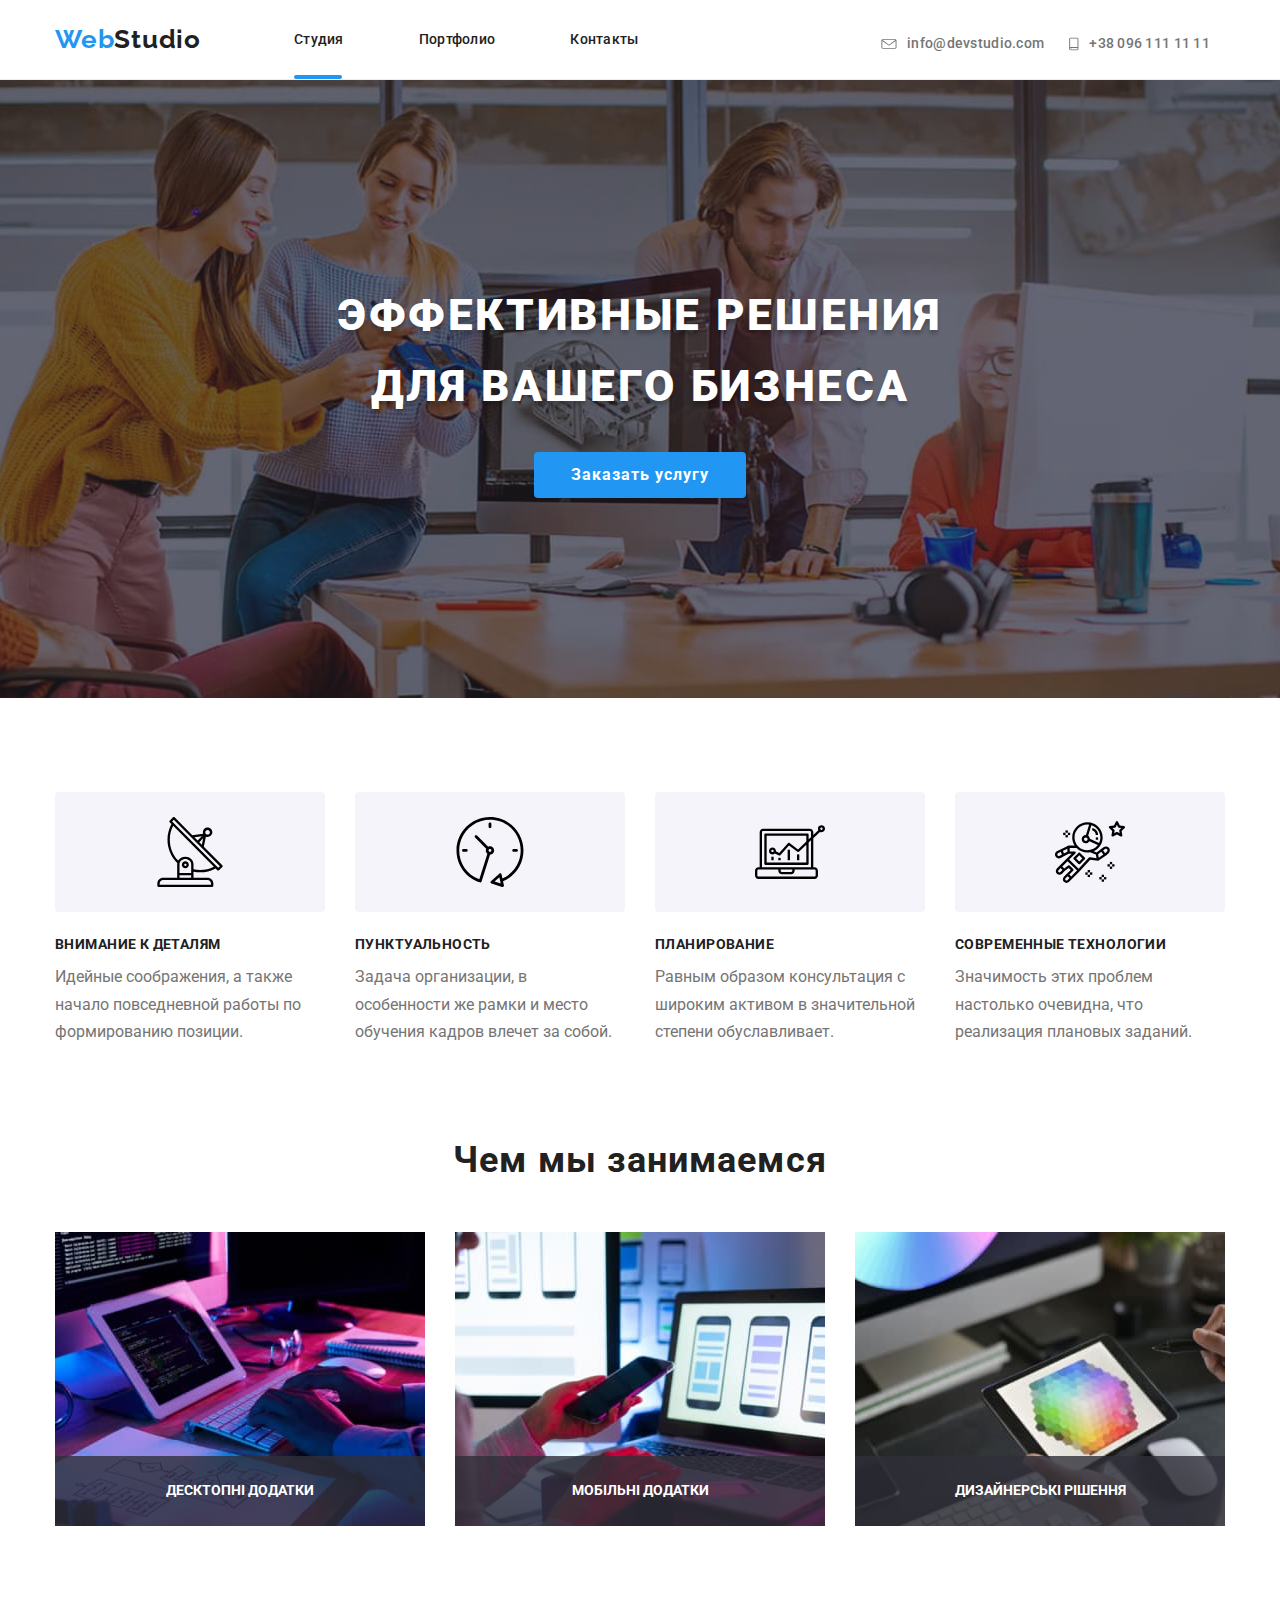
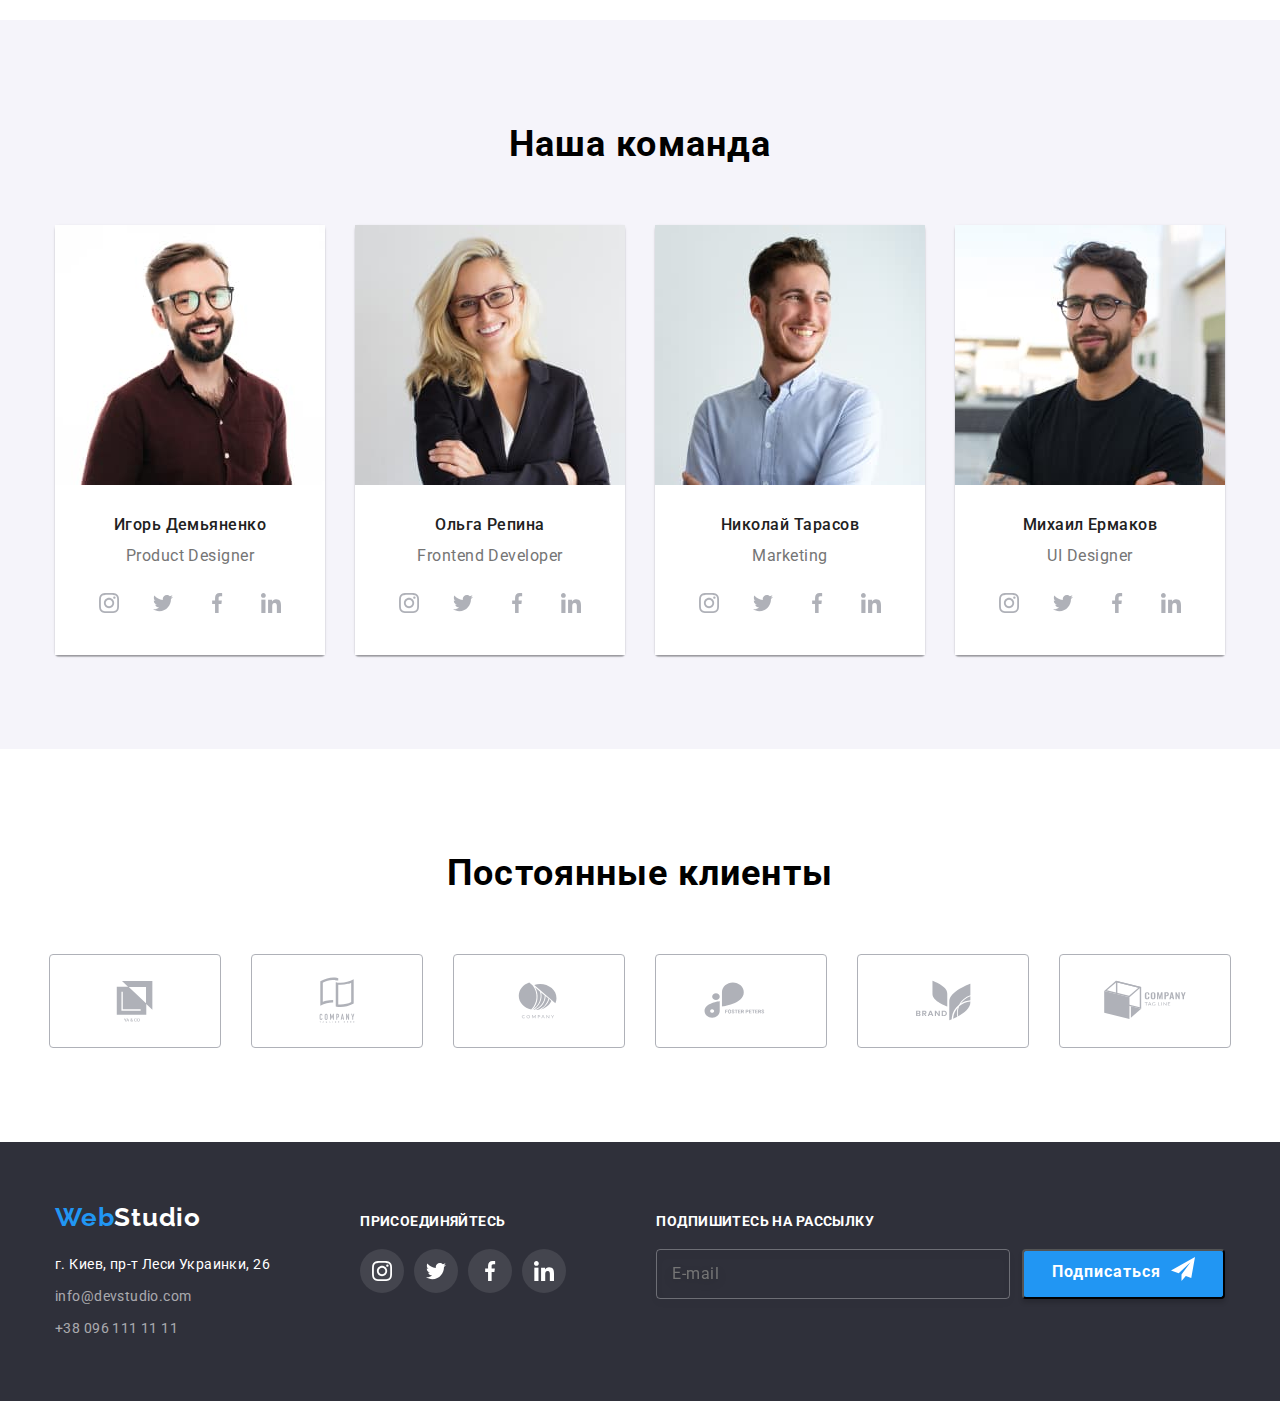
<file: index.html>
<!DOCTYPE html>
<html lang="ru">
  <head>
    <meta charset="UTF-8" />
    <meta http-equiv="X-UA-Compatible" content="IE=edge" />
    <meta name="viewport" content="width=device-width, initial-scale=1.0" />
    <title>Document</title>
    <link rel="preconnect" href="https://fonts.googleapis.com" />
    <link rel="preconnect" href="https://fonts.gstatic.com" crossorigin />
    <link
      href="https://fonts.googleapis.com/css2?family=Raleway:wght@700&family=Roboto:wght@400;500;700;900&display=swap"
      rel="stylesheet"
    />
    <link
      rel="stylesheet"
      href="https://cdn.jsdelivr.net/npm/modern-normalize@1.1.0/modern-normalize.min.css"
    />
    <link rel="stylesheet" href="./css/main.min.css" />
    <!-- <link rel="stylesheet" href="./css/styles.css" /> -->
  </head>
  <body>
    <!-- ==beginning of header ==-->
    <header class="header">
      <div class="header__container container">
        <nav class="page-nav">
          <a class="header__logo_link" href="WebStudio./index.html" lang="en">
            Web<span class="header__logo_color">Studio</span>
          </a>
          <ul class="pagenav__list menu list">
            <li class="pagenav__item">
              <a class="menu__link menu__link_current menu__link_studio link" href="./index.html"
                >Студия</a
              >
            </li>
            <li class="pagenav__item">
              <a class="menu__link link" href="portfolio.html">Портфолио</a>
            </li>
            <li class="pagenav__item">
              <a class="menu__link link" href="">Контакты</a>
            </li>
          </ul>
        </nav>
        <button type="button" class="mobile-menu-open" data-menu-open>
          <svg class="mobile-menu-open__icon" width="40" height="40">
            <use href="./images/sprite.svg#icon-burger-mobile"></use>
          </svg>
        </button>

        <ul class="menu">
          <li class="menu__item">
            <a class="menu__email link" href="mailto:info@devstudio.com"
              ><svg class="social-list-icons" width="16" height="12">
                <use href="./images/sprite.svg#icon-envelope"></use>
              </svg>
              info@devstudio.com
            </a>
          </li>
          <li class="menu__item">
            <a class="menu__phone_number link" href="tel:+380961111111"
              ><svg class="social-list-icons" width="10px" height="16px">
                <use href="./images/sprite.svg#icon-smartphone"></use></svg
              >+38 096 111 11 11</a
            >
          </li>
        </ul>
      </div>
       <!-- ===  mobile-menu-opened === -->
      <div class="mobile-menu" data-menu>
        <div class="mobile-menu__container">
          <button class="mobile-menu__close-button" data-menu-close>
            <svg class="mobile-menu__close-icon" width="40" height="40">
              <use href="./images/sprite.svg#icon-close"></use>
            </svg>
          </button>
       
       
        
          
          <ul class="mobile-menu-links">
            <li class="mobile-menu-weblink">
             <a  href="./index.html" class="mobile-menu-item--current"
                >Студия</a>
            </li>
            <li class="mobile-menu-weblink">
              <a class="" href="portfolio.html">Портфолио</a>
            </li>
            <li class="mobile-menu-weblink">
              <a class="" href="./index.html">Контакти</a>
            </li>
          </ul>
           
           
           
          <ul class="mobile-contact">
            <li class="mobile-contacts-list">
             <a class="mobile-contact-number" href="tel:+380961111111"
                >+38 096 111 11 11</a
              >
            </li>
            <li class="mobile-contacts-list">
              <a class="mobile-contact-email" href="mailto:info@devstudio.com">info@devstudio.com</a>
            </li>
          </ul>
        
       
           <ul class="mobile-menu-social-list">
            <li class="mobile-menu-social-link">
             <a class="mobile-menu-social-item" href="./index.html">Instagram</a>
            </li>
            <li class="mobile-menu-social-link">
              <a class="mobile-menu-social-item" href="./index.html">Twitter</a>
            </li>
            <li class="mobile-menu-social-link">
             <a class="mobile-menu-social-item" href="./index.html">Facebook</a>
            </li>
            <li class="mobile-menu-social-link">
              <a class="mobile-menu-social-item" href="./index.html">LinkedIn</a>
            </li>
          </ul>

        </div>
        
      </div>
    </header>

    <!--/// ==end of header ==//// -->
    <!-- //==beginning of hero==// -->
    <main>
      <section class="color-hero hero-section">
        <h1 class="hero-title">эффективные решения для вашего бизнеса</h1>
        <button class="modal-btn" type="button" data-modal-open>Заказать услугу</button>
      </section>
      <!-- ===end of hero=== -->
      <!-- ===beginning of advantages=== -->

      <section class="emoloyees-section section">
        <div class="container">
          <h2 class="visually-hidden">наши преимущества</h2>
          <ul class="list list-advantages">
            <li class="advantages-description">
              <div class="icon-advantage-container">
                <svg class="icon-advantage" width="70px" height="70px">
                  <use href="./images/sprite.svg#icon-advantage1"></use>
                </svg>
              </div>
              <h3 class="subtitle">внимание к деталям</h3>
              <p class="subtitle-text">
                Идейные соображения, а также начало повседневной работы по формированию позиции.
              </p>
            </li>
            <li class="advantages-description">
              <div class="icon-advantage-container">
                <svg class="icon-advantage" width="70px" height="70px">
                  <use href="./images/sprite.svg#icon-advantage2"></use>
                </svg>
              </div>
              <h3 class="subtitle">пунктуальность</h3>
              <p class="subtitle-text">
                Задача организации, в особенности же рамки и место обучения кадров влечет за собой.
              </p>
            </li>
            <li class="advantages-description">
              <div class="icon-advantage-container">
                <svg class="icon-advantage" width="70px" height="70px">
                  <use href="./images/sprite.svg#icon-advantage3"></use>
                </svg>
              </div>
              <h3 class="subtitle">планирование</h3>
              <p class="subtitle-text">
                Равным образом консультация с широким активом в значительной степени обуславливает.
              </p>
            </li>
            <li class="advantages-description">
              <div class="icon-advantage-container">
                <svg class="icon-advantage" width="70px" height="70px">
                  <use href="./images/sprite.svg#icon-advantage4"></use>
                </svg>
              </div>
              <h3 class="subtitle">современные технологии</h3>
              <p class="subtitle-text">
                Значимость этих проблем настолько очевидна, что реализация плановых заданий.
              </p>
            </li>
          </ul>
        </div>
      </section>

      <!-- ==//end of advantages//== -->

      <!--=== beginning of what we are doing ==-->

      <section class="section what-we-do section-color">
        <div class="container">
          <h2 class="business-subheading">Чем мы занимаемся</h2>
         <ul class="do-list">
            <li>
              <div class="work-thumb">
                <picture>
                  <source srcset="./images/desktop-studio/desktop-desktopdodatki-img@1x.jpg 1x,                                          ./images/desktop-studio/desktop-desktopdodatki-img@2x.jpg 2x" media="(min-width: 1200px)">
                  <img src="./images/desktop-studio/desktop-desktopdodatki-img@1x.jpg 1x" alt="моноблок и планшет">
          
          </picture>
          
          <p class="work-text">Десктопні додатки</p>
      </div>
         </li>
        <li>
      <div class="work-thumb">
         <picture>
                  <source srcset="./images/desktop-studio/desktop-mobilnidodatki-img@1x.jpg 1x,           
                  ./images/desktop-studio/desktop-mobilnidodatki-img@2x.jpg 2x" 
                  media="(min-width: 1200px)">
                  <img src="./images/desktop-studio/desktop-mobilnidodatki-img@1x.jpg" alt="телефон и ноутбук">
          
          </picture>

          <p class="work-text">Мобільні додатки</p>
              </div>
         </li>

         <li>
              <div class="work-thumb">
               <picture>
                  <source srcset="./images/desktop-studio/desktop-desainerskirishennya-img@1x.jpg 1x, 
                  ./images/desktop-studio/desktop-desainerskirishennya-img@2x.jpg 2x" 
                  media="(min-width: 1200px)">
                  <img src="/images/desktop-studio/desktop-desainerskirishennya-img@1x.jpg" alt="планшет">
          
          </picture>

           <p class="work-text">Дизайнерські рішення</p>
              </div>
         </li>            
          </ul>
        </div>
      </section> 

      <!--===+++=== //end of what we are doing// -->

      <!-- ====+===beginning of our team -->

      <section class="section team-section">
        <div class="container">
          <h2 class="employees-title">Наша команда</h2>
          <ul class="employees-list">
            <li class="employees-card">
              <picture>
                <source srcset="./images/desktop-studio/desktop-our-team-igor-img@1x.jpg 1x,
               ./images/desktop-studio/desktop-our-team-igor-img@2x.jpg 2x"
               media="(min-width: 1200px)">

               <source srcset="./images/tablet-studio/tablet-igor-img.jpg 1x,
               ./images/tablet-studio/tablet-igor-img@2x.jpg 2x"
               media="(min-width: 768px)">

               <source srcset="./images/mobile-studio/mobile-product-designer-img.jpg 1x,
               ./images/mobile-studio/mobile-product-designer-img@2x.jpg 2x"
               media="(max-width: 768px)">
               <img
               src="./images/mobile-studio/mobile-product-designer-img.jpg"
              alt="молодой человек" class= "employees-card-img">
              </picture>

              <div class="empolyees-card-description">
                <h3 class="names">Игорь Демьяненко</h3>
                <p class="position" lang="en">Product Designer</p>
                <ul class="social-list">
                  <li class="social-list-item">
                    <a href="" class="social-list-link">
                      <svg class="social-list-icon" width="20" height="20">
                        <use href="./images/sprite.svg#icon-instagram"></use>
                      </svg>
                    </a>
                  </li>
                  <li class="social-list-item">
                    <a href="" class="social-list-link">
                      <svg class="social-list-icon" width="20" height="20">
                        <use href="./images/sprite.svg#icon-twitter"></use>
                      </svg>
                    </a>
                  </li>
                  <li class="social-list-item">
                    <a href="" class="social-list-link">
                      <svg class="social-list-icon" width="20" height="20">
                        <use href="./images/sprite.svg#icon-facebook"></use>
                      </svg>
                    </a>
                  </li>
                  <li class="social-list-item">
                    <a href="" class="social-list-link">
                      <svg class="social-list-icon" width="20" height="20">
                        <use href="./images/sprite.svg#icon-linkedin"></use>
                      </svg>
                    </a>
                  </li>
                </ul>
              </div>
            </li>
            <li class="employees-card">
               <picture>
                <source srcset="./images/desktop-studio/desktop-our-team-olga-img@1x.jpg 1x,
              ./images/desktop-studio/desktop-our-team-olga-img@2x.jpg 2x"
               media="(min-width: 1200px)">

              <source srcset="./images/tablet-studio/tablet-olga-img.jpg 1x,
              ./images/tablet-studio/tablet-olga-img@2x.jpg 2x"
               media="(min-width: 768px)">

               <source srcset="./images/mobile-studio/mobile-frontend-img.jpg 1x,
              ./images/mobile-studio/mobile-frontend-img@2x.jpg 2x"
               media="(max-width: 768px)">
               <img
               src="./images/mobile-studio/mobile-frontend-img.jpg"
              alt="девушка" class= "employees-card-img"/>
              </picture> 

              <div class="empolyees-card-description">
                <h3 class="names">Ольга Репина</h3>
                <p class="position" lang="en">Frontend Developer</p>
                <ul class="social-list">
                  <li class="social-list-item">
                    <a href="" class="social-list-link">
                      <svg class="social-list-icon" width="20" height="20">
                        <use href="./images/sprite.svg#icon-instagram"></use>
                      </svg>
                    </a>
                  </li>
                  <li class="social-list-item">
                    <a href="" class="social-list-link">
                      <svg class="social-list-icon" width="20" height="20">
                        <use href="./images/sprite.svg#icon-twitter"></use>
                      </svg>
                    </a>
                  </li>
                  <li class="social-list-item">
                    <a href="" class="social-list-link">
                      <svg class="social-list-icon" width="20" height="20">
                        <use href="./images/sprite.svg#icon-facebook"></use>
                      </svg>
                    </a>
                  </li>
                  <li class="social-list-item">
                    <a href="" class="social-list-link">
                      <svg class="social-list-icon" width="20" height="20">
                        <use href="./images/sprite.svg#icon-linkedin"></use>
                      </svg>
                    </a>
                  </li>
                </ul>
              </div>
            </li>
            <li class="employees-card">
              <picture>
                <source srcset="./images/desktop-studio/desktop-our-team-nikolai-img@1x.jpg 1x,
              ./images/desktop-studio/desktop-our-team-nikolai-img@2x.jpg 2x"
               media="(min-width: 1200px)">

               <source srcset="./images/tablet-studio/tablet-mykola-img.jpg 1x,
              ./images/tablet-studio/tablet-mykola-img@2x.jpg 2x"
               media="(min-width: 768px)">

               <source srcset="./images/mobile-studio/mobile-marketing-img.jpg 1x,
              ./images/mobile-studio/mobile-marketing-img@2x.jpg 2x"
              media="(max-width: 768px)">
               <img
               src="./images/mobile-studio/mobile-marketing-img.jpg"
             alt="молодой человек" class= "employees-card-img"/>
              </picture>   

              <div class="empolyees-card-description">
                <h3 class="names">Николай Тарасов</h3>
                <p class="position" lang="en">Marketing</p>
                <ul class="social-list">
                  <li class="social-list-item">
                    <a href="" class="social-list-link">
                      <svg class="social-list-icon" width="20" height="20">
                        <use href="./images/sprite.svg#icon-instagram"></use>
                      </svg>
                    </a>
                  </li>
                  <li class="social-list-item">
                    <a href="" class="social-list-link">
                      <svg class="social-list-icon" width="20" height="20">
                        <use href="./images/sprite.svg#icon-twitter"></use>
                      </svg>
                    </a>
                  </li>
                  <li class="social-list-item">
                    <a href="" class="social-list-link">
                      <svg class="social-list-icon" width="20" height="20">
                        <use href="./images/sprite.svg#icon-facebook"></use>
                      </svg>
                    </a>
                  </li>
                  <li class="social-list-item">
                    <a href="" class="social-list-link">
                      <svg class="social-list-icon" width="20" height="20">
                        <use href="./images/sprite.svg#icon-linkedin"></use>
                      </svg>
                    </a>
                  </li>
                </ul>
              </div>
            </li>
            <li class="employees-card">
             <picture>
                <source srcset="./images/desktop-studio/desktop-our-team-mikhail-img@1x.jpg 1x,
              ./images/desktop-studio/desktop-our-team-mikhail-img@2x.jpg 2x"
               media="(min-width: 1200px)">

               <source srcset="./images/tablet-studio/tablet-mikhailo-img.jpg 1x,
              ./images/tablet-studio/tablet-mikhailo-img@2x.jpg 2x"
               media="(min-width: 768px)">

               <source srcset="./images/mobile-studio/mobile-ui-designer-img.jpg 1x,
              ./images/mobile-studio/mobile-ui-designer-img@2x.jpg 2x"
              media="(max-width: 768px)">
               <img
            src="./images/mobile-studio/mobile-ui-designer-img.jpg"
            alt="молодой человек" class= "employees-card-img"/>
              </picture> 

              <div class="empolyees-card-description">
                <h3 class="names">Михаил Ермаков</h3>
                <p class="position" lang="en">UI Designer</p>
                <ul class="social-list">
                  <li class="social-list-item">
                    <a href="" class="social-list-link">
                      <svg class="social-list-icon" width="20" height="20">
                        <use href="./images/sprite.svg#icon-instagram"></use>
                      </svg>
                    </a>
                  </li>
                  <li class="social-list-item">
                    <a href="" class="social-list-link">
                      <svg class="social-list-icon" width="20" height="20">
                        <use href="./images/sprite.svg#icon-twitter"></use>
                      </svg>
                    </a>
                  </li>
                  <li class="social-list-item">
                    <a href="" class="social-list-link">
                      <svg class="social-list-icon" width="20" height="20">
                        <use href="./images/sprite.svg#icon-facebook"></use>
                      </svg>
                    </a>
                  </li>
                  <li class="social-list-item">
                    <a href="" class="social-list-link">
                      <svg class="social-list-icon" width="20" height="20">
                        <use href="./images/sprite.svg#icon-linkedin"></use>
                      </svg>
                    </a>
                  </li>
                </ul>
              </div>
            </li>
          </ul>
        </div>
      </section>

      <!-- ====end of our team ====-->
      <!-- =====beginning of our clients ====== -->

      <section class="constant-clients section">
        <div class="container">
          <h2 class="employees-title">Постоянные клиенты</h2>
          <ul class="constant-client-list">
            <li class="constant-client-item">
              <a href="" class="client-list-link">
                <svg class="client-list-icon" width="106" height="60">
                  <use href="./images/sprite.svg#icon-Logo"></use>
                </svg>
              </a>
            </li>
            <li class="constant-client-item">
              <a href="" class="client-list-link">
                <svg class="client-list-icon" width="106" height="60">
                  <use href="./images/sprite.svg#icon-Logo-1"></use>
                </svg>
              </a>
            </li>
            <li class="constant-client-item">
              <a href="" class="client-list-link">
                <svg class="client-list-icon" width="106" height="60">
                  <use href="./images/sprite.svg#icon-Logo-2"></use>
                </svg>
              </a>
            </li>
            <li class="constant-client-item">
              <a href="" class="client-list-link">
                <svg class="client-list-icon" width="106" height="60">
                  <use href="./images/sprite.svg#icon-Logo-3"></use>
                </svg>
              </a>
            </li>
            <li class="constant-client-item">
              <a href="" class="client-list-link">
                <svg class="client-list-icon" width="106" height="60">
                  <use href="./images/sprite.svg#icon-Logo-4"></use>
                </svg>
              </a>
            </li>
            <li class="constant-client-item">
              <a href="" class="client-list-link">
                <svg class="client-list-icon" width="106" height="60">
                  <use href="./images/sprite.svg#icon-Logo-5"></use>
                </svg>
              </a>
            </li>
          </ul>
        </div>
      </section>
    </main>

    <!-- ===end of our clients=== -->
    <!-- ==== beginning of footer ==== -->

    <footer class="footer-color">
      <div class="container footer-container">
        <div class="logo-footer-container">
          <a class="logo-footer" href="WebStudio./index.html" lang="en"
            >Web<span class="logo-color-footer">Studio</span></a
          >
          <address>
            <ul class="list-menu">
              <li class="footer-menu-item">
                <a
                  class="contacts link"
                  href="https://goo.gl/maps/xcYjVPtmM2zp14ST6"
                  target="_blank"
                  rel="noopener noreferrer"
                  >г. Киев, пр-т Леси Украинки, 26</a
                >
              </li>
              <li class="footer-menu-item">
                <a class="contact-detail link" href="mailto:info@devstudio.com"
                  >info@devstudio.com</a
                >
              </li>
              <li class="footer-menu-item">
                <a class="contact-detail link" href="tel:+380961111111">+38 096 111 11 11</a>
              </li>
            </ul>
          </address>
        </div>

        <div class="footer-social-list-container">
          <p class="footer-paragraph">Присоединяйтесь</p>
          <ul class="footer-social-list">
            <li class="footer-social-list-item">
              <a href="" class="footer-social-list-link">
                <svg class="footer-social-list-icon" width="20" height="20">
                  <use href="./images/sprite.svg#icon-instagram"></use>
                </svg>
              </a>
            </li>
            <li class="footer-social-list-item">
              <a href="" class="footer-social-list-link">
                <svg class="footer-social-list-icon" width="20" height="20">
                  <use href="./images/sprite.svg#icon-twitter"></use>
                </svg>
              </a>
            </li>
            <li class="footer-social-list-item">
              <a href="" class="footer-social-list-link">
                <svg class="footer-social-list-icon" width="20" height="20">
                  <use href="./images/sprite.svg#icon-facebook"></use>
                </svg>
              </a>
            </li>
            <li class="footer-social-list-item">
              <a href="" class="footer-social-list-link">
                <svg class="footer-social-list-icon" width="20" height="20">
                  <use href="./images/sprite.svg#icon-linkedin"></use>
                </svg>
              </a>
            </li>
          </ul>
        </div> 

        <!-- ===end of footer=== -->
        <!-- ==== beginning Subscribtion to the newsletter (footer) ==== -->

        <div class="footer-subscription-container">
          <p class="footer-subscribe-to-newsletter">подпишитесь на рассылку</p>
          <form class="footer-form">
            <label class="footer-form-label">
              <input type="email" class="footer-form-input" name="mail" placeholder="E-mail" />
            </label>

            <button class="footer-subscription-button" type="submit">
              Подписаться
              <svg class="footer-submit-btn-icon" width="24" height="24">
                <use href="./images/sprite.svg#icon-subscribe"></use>
              </svg>
            </button>
          </form>
        </div>
      </div>
    </footer> 
    <!-- ==== / End of Subscribtion to the newsletter (footer)==== -->

    <!-- ======/END OF FOOTER =========-->

    <!-- ======Beginning of MODAL WINDOW =========-->

    <div class="backdrop is-hidden" data-modal>
      <div class="modal">
        <button type="button" class="modal-close-btn" data-modal-close> <svg class="modal-close-btn-icon" width="18" height="18"> <use href="./images/sprite.svg#icon-close"></use>
        </svg> 
      </button>
      <form class="modal-form">
           
      <p class="modal-window-text">Оставьте свои данные, мы вам перезвоним</p>
    
        <lable class="modal-form-field">
          <span class="modal-form-input-desc">Имя*</span>
      
      <span class="modal-form-input-wrapper">
        <input 
          type="text" 
          name="user_name" 
          class="modal-form-input" 
          required pattern="^[a-zA-Zа-яА-Я]+" 
          minlength="2"> 
        <svg class="modal-form-input-icon" > 
          <use href="./images/sprite.svg#icon-name-modal"></use>
        </svg>    
      </span>
    
    </lable>


    <lable class="modal-form-field">
          <span class="modal-form-input-desc">Телефон*</span>
      <span class="modal-form-input-wrapper">
          <input type="tel" name="user_phone" class="modal-form-input" required pattern="[0-9]{3}-[0-9]{3}-[0-9]{2}-[0-9]{2}"
          title="xxx-xxx-xx-xx">
          <svg class="modal-form-input-icon" > 
          <use href="./images/sprite.svg#icon-phone-modal"></use>
        </svg>    
      </span>
        </lable>

        <lable class="modal-form-field">
          <span class="modal-form-input-desc">Почта*</span>
      <span class="modal-form-input-wrapper">
          <input type="mail" name="user_mail" class="modal-form-input" required>
          <svg class="modal-form-input-icon" > 
          <use href="./images/sprite.svg#icon-email-modal"></use>
          </svg>    
      </span> 
        </lable>

        <lable class="modal-form-field">
          <span class="modal-form-input-desc">Комментарий</span>
          <textarea 
          name="user_message"   
          class="modal-form-message" 
          placeholder="Введите текст"></textarea>
        </lable>

        <input id="user-policy" type="checkbox" name="user_policy" class="modal-form-check visually-hidden"></input>
        <lable for="user-policy" class="modal-form-check-desc">
          <!--  checkbox  -->
          <input type="checkbox" name="policy_check" required="" class="callback-form-check-input title-hide">
           <!--  -->
          <span> <p class="agree-to-subscription">Соглашаюсь с рассылкой и принимаю&nbsp;</p>   
          </span> 
          <span> <p><a href="" class="accept-terms-link">Условия договора</a></p> 
          </span> 
        </lable>

        <button type="submit" class="modal-form-submit">Отправить</button>
      </form>
      </div>
    </div>
    <script src="./js/modal.js"></script>
    <!-- удали закриваючий тег штмл он лишний===end of modal window  ===-->
    <script src="./js/mobile-menu.js"></script>
  </body>
</html>
</file>
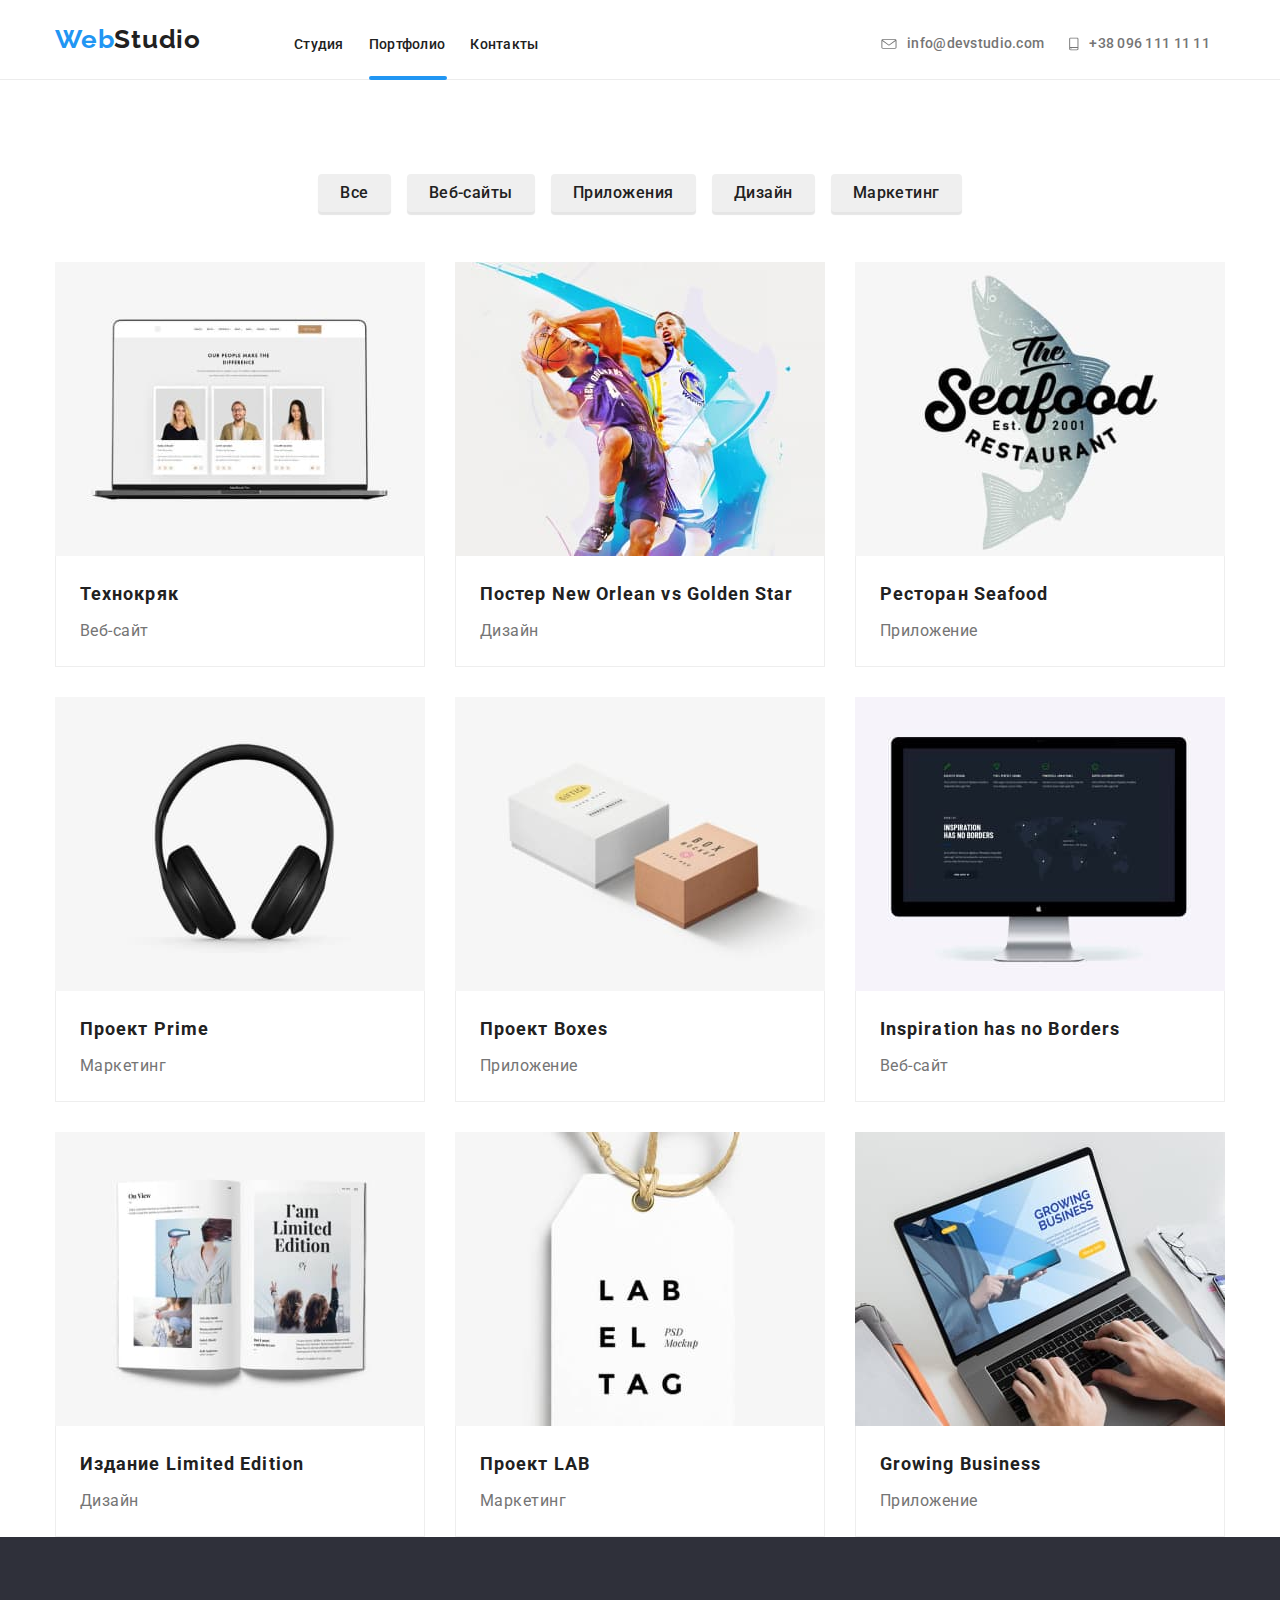
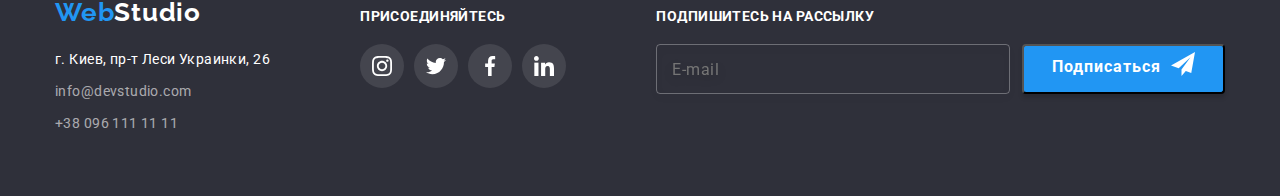
<file: portfolio.html>
<!DOCTYPE html>
<html lang="ru">
  <head>
    
    <meta charset="UTF-8" />
    <meta http-equiv="X-UA-Compatible" content="IE=edge" />
    <meta name="viewport" content="width=device-width, initial-scale=1.0" />
    <title>portfolio</title>
    <link rel="preconnect" href="https://fonts.googleapis.com" />
    <link rel="preconnect" href="https://fonts.gstatic.com" crossorigin />
    <link
      href="https://fonts.googleapis.com/css2?family=Raleway:wght@700&family=Roboto:wght@400;500;700;900&display=swap"
      rel="stylesheet"
      />
      <link
      rel="stylesheet"
      href="https://cdn.jsdelivr.net/npm/modern-normalize@1.1.0/modern-normalize.min.css"
    />
    
    <link rel="stylesheet" href="./css/main.min.css" />
  </head>
  <body>
   
    <!--header  -->

    <header class="header">
      <div class=" header__container container">
        <nav class="page-nav">
          <a class="header__logo_link" href="./index.html" lang="en"
            >Web<span class="header__logo_color">Studio</span></a>
          <ul class="menu list pagenav__list">
            <li class="menu__item">
              <a class="menu__link link" href="./index.html">Студия</a>
            </li>
            <li class="menu__item">
              <a class="menu__link menu__link_current   menu__link_portfolio link" href="">Портфолио</a>
            </li>
            <li class="menu__item">
              <a class="menu__link link" href="">Контакты</a>
            </li>
          </ul>
        </nav>
         <button type="button" class="mobile-menu-open" data-menu-open>
          <svg class="mobile-menu-open__icon" width="40" height="40">
            <use href="./images/sprite.svg#icon-burger-mobile"></use>
          </svg>
        </button>
        <ul class="menu list">
          <li class="menu__item">
             <a class="menu__email link" href="mailto:info@devstudio.com">
            <svg class="social-list-icons" width="16" height="12">
              <use href="./images/sprite.svg#icon-envelope"></use>
            </svg> info@devstudio.com</a>
           
          </li>
          <li class="menu__item">
            <a class="menu__phone_number link" href="tel:+380961111111">
            <svg class="social-list-icons" width="10px" height="16px">
              <use href="./images/sprite.svg#icon-smartphone"></use>
            </svg>
            +38 096 111 11 11</a>
          </li>
        </ul>
      </div>
    </header>
   
    <!-- portfolio hero -->

    <main>
      <section class="section">
        <div class="container">
      <ul class="list portfolio-list-hero">
        <li class="portfolio-menu-item">
          <button class="portfolio-btn" type="button">Все</button>
        </li>
        <li class="portfolio-menu-item">
          <button class="portfolio-btn" type="button">Веб-сайты</button>
        </li>
        <li class="portfolio-menu-item">
          <button class="portfolio-btn" type="button">Приложения</button>
        </li>
        <li class="portfolio-menu-item">
          <button class="portfolio-btn" type="button">Дизайн</button>
        </li>
        <li class="portfolio-menu-item">
          <button class="portfolio-btn" type="button">Маркетинг</button>
        </li>
      </ul>
                 <!--========= portfolio projects====== -->

      <ul class="list portfolio-lists">
        <li class="portfolio-project-lists">
         <a class="link team-list-link-wrapper" href=""> 
          <div class="team-list-img-wrapper"> <img src="./images/portfolio/projects/технокряк.jpg" alt="технокряк" width="370"
          height="294"
        </li>
        <p class="overlay"> Ресурс пропонує комплексні пропозиції з різним рівнем функціоналу та сервісів. Все це дозволить відвідувачу отримати вичерпні відомості про компанію чи приватну особу.
        </p>
          </div> 
        <div class="project-name-cards">
          <h2 class="project-name">Технокряк</h2>
          <p class="project-category">Веб-сайт</p>
        </div> 
         </a>

        <li class="portfolio-project-lists">
         <a class="link" href=""> <img src="./images/portfolio/projects/постер.jpg" alt="постер" width="370" height="294" 
        </li>
        <div class="project-name-cards">
          <h2 class="project-name">Постер <span lang="en"> New Orlean vs Golden Star </span></h2>
          <p class="project-category">Дизайн</p>
        </div>
        </a>
        <li class="portfolio-project-lists">
          <a class="link" href=""> <img src="./images/portfolio/projects/лого-ресторана.jpg" alt="логотип лого-ресторана"
          width="370" height="294"
        </li>

        <div class="project-name-cards">
          <h2 class="project-name">Ресторан <span lang="en">Seafood</span></h2>
          <p class="project-category">Приложение</p>
        </div>
        </a>
        <li class="portfolio-project-lists">
          <a class="link" href=""> <img src="./images/portfolio/projects/прайм.jpg" alt="наушники" width="370" height="294"
        </li>
        <div class="project-name-cards">
          <h2 class="project-name">Проект <span lang="en">Prime</span></h2>
          <p class="project-category">Маркетинг</p>
        </div>
        </a>
        <li class="portfolio-project-lists">
          <a class="link" href=""> <img src="./images/portfolio/projects/коробки.jpg" alt="две коробки" width="370"
          height="294"
        </li>
        <div class="project-name-cards">
          <h2 class="project-name">Проект <span lang="en">Boxes</span></h2>
          <p class="project-category">Приложение</p>
        </div>
        </a>
        <li class="portfolio-project-lists">
          <a class="link" href=""> <img src="./images/portfolio/projects/вдохновление.jpg" alt="экран монитора" width="370"
          height="294"
        </li>
        <div class="project-name-cards">
          <h2 class="project-name" class="project-name" lang="en">Inspiration has no Borders</h2>
          <p class="project-category">Веб-сайт</p>
        </div>
        </a>
        <li class="portfolio-project-lists">
         <a class="link" href=""> <img src="./images/portfolio/projects/издание.jpg" alt="развернутый журнал" width="370"
          height="294"
        </li>
        <div class="project-name-cards">
          <h2 class="project-name">Издание <span lang="en">Limited Edition</span></h2>
          <p class="project-category">Дизайн</p>
        </div>
        </a>
        <li class="portfolio-project-lists">
         <a class="link" href=""> <img src="./images/portfolio/projects/лаб.jpg" alt="брелок логотип" width="370"
          height="294"
        </li>
        <div class="project-name-cards">
          <h2 class="project-name">Проект <span lang="en">LAB</span></h2>
          <p class="project-category">Маркетинг</p>
        </div>
        </a>
        <li class="portfolio-project-lists">
          <a class="link" href=""> <img src="./images/portfolio/projects/макбук.jpg" alt="работающий макбук" width="370"
          height="294"
        </li>
        <div class="project-name-cards">
          <h2 class="project-name" lang="en">Growing Business</h2>
          <p class="project-category">Приложение</p>
        </div>
        </a>
      </ul>
      </div>
      </section>
    </main>
    
                      <!-- footer -->

    <footer class="footer-color">
      <div class="container footer-container">
        <div>
      <a class="logo-footer" href="WebStudio./index.html" lang="en"
        >Web<span class="logo-color-footer">Studio</span>
      </a>

      <address>
        <ul class="list-menu">
          <li class="footer-menu-item">
            <a
              class="contacts link"
              href="https://goo.gl/maps/xcYjVPtmM2zp14ST6"
              target="_blank"
              rel="noopener noreferrer"
              >г. Киев, пр-т Леси Украинки, 26</a
            >
          </li>
          <li class="footer-menu-item">
            <a class="contact-detail link" href="mailto:info@devstudio.com">info@devstudio.com</a>
          </li>
          <li class="footer-menu-item">
            <a class="contact-detail link" href="tel:+380961111111">+38 096 111 11 11</a>
          </li>
        </ul>
      </address>
       </div>
      <div class="footer-social-list-container">
          <p class="footer-paragraph">Присоединяйтесь</p>
          <ul class="footer-social-list">
            <li class="footer-social-list-item">
              <a href="" class="footer-social-list-link">
                <svg class="footer-social-list-icon" width="20" height="20">
                  <use href="./images/sprite.svg#icon-instagram"></use>
                </svg>
              </a>
            </li>
            <li class="footer-social-list-item">
              <a href="" class="footer-social-list-link">
                <svg class="footer-social-list-icon" width="20" height="20">
                  <use href="./images/sprite.svg#icon-twitter"></use>
                </svg>
              </a>
            </li>
            <li class="footer-social-list-item">
              <a href="" class="footer-social-list-link">
                <svg class="footer-social-list-icon" width="20" height="20">
                  <use href="./images/sprite.svg#icon-facebook"></use>
                </svg>
              </a>
            </li>
            <li class="footer-social-list-item">
              <a href="" class="footer-social-list-link">
                <svg class="footer-social-list-icon" width="20" height="20">
                  <use href="./images/sprite.svg#icon-linkedin"></use>
                </svg>
              </a>
            </li>
          </ul>
        </div>
        <!-- ==== Subscribtion to the newsletter (footer) ==== -->
     <div class="footer-subscription-container"> 
      <p class="footer-subscribe-to-newsletter">подпишитесь на рассылку</p>
       <form class="footer-form">
  <label class="footer-form-label">
    <input type="email" class="footer-form-input" name="mail" placeholder="E-mail">
  </label>

  <button class="footer-subscription-button" type="submit">Подписаться <svg class="footer-submit-btn-icon" width="24" height="24"> <use href="./images/sprite.svg#icon-subscribe"></use>
        </svg> 
  </button>
</form>
      </div>
    </div>
    </footer>
                   <!-- ==== / End of Subscribtion to the newsletter (footer)==== -->
      </div>
    </footer>
    </div>
  </body>
</html>
</file>
<file: css/main.min.css>
:root{--primary-font: "Roboto", sans-serif;--accent-color: #2196f3;--transition-dur-and-fun: 250ms cubic-bezier(0.4, 0, 0.2, 1)}.visually-hidden{position:absolute;width:1px;height:1px;margin:-1px;border:0;padding:0}h1,h2,h3,h4,p{margin-top:0;margin-bottom:0}ul,ol{margin-top:0;margin-bottom:0;padding-left:0;list-style:none}a{text-decoration:none;color:inherit}img{display:block;max-width:100%}button{cursor:pointer}.list{list-style:none}.link{text-decoration:none}body{font-family:var(--primary-font)}@media screen and (max-width: 1199px){.section{padding-top:60px;padding-bottom:60px}}@media screen and (max-width: 1200px){.section{padding-top:94px;padding-bottom:94px}}.container{padding-left:15px;padding-right:15px}@media screen and (max-width: 767px){.container{margin-left:auto;margin-right:auto;max-width:480px;min-width:320px}}@media screen and (min-width: 768px){.container{max-width:768px;margin-left:auto;margin-right:auto}}@media screen and (min-width: 1200px){.container{max-width:1200px;margin-left:auto;margin-right:auto}}.modal-btn{padding-top:8px;padding-bottom:8px;padding-right:37px;padding-left:37px;font-weight:700;font-size:16px;line-height:1.87;color:#fff;background:var(--accent-color);font-family:inherit;letter-spacing:.06em;border-radius:4px;margin-top:30px;transition:var(--transition-dur-and-fun);border:none}.modal-btn:hover,.modal-btn:focus{background-color:#188ce8;box-shadow:0px 4px 4px rgba(0,0,0,.15);border-radius:4px;transition:var(--transition-dur-and-fun)}@media screen and (min-width: 320px){.mobile-menu-social-item{font-weight:400;font-size:12px;line-height:1.22;letter-spacing:.02em;color:#2196f3}.mobile-contact-number{font-size:24px;line-height:1.17;letter-spacing:.02em;display:block;color:#757575;transition:color var(--transition-dur-and-fun) 250ms cubic-bezier(0.4, 0, 0.2, 1),transform 250ms cubic-bezier(0.4, 0, 0.2, 1)}.mobile-contact-number:hover{color:var(--accent-color)}}@media screen and (min-width: 400px){.mobile-menu-social-item{font-weight:500;font-size:18px;line-height:1.22;letter-spacing:.02em;color:#2196f3}.mobile-contact-number{font-size:34px;line-height:1.17;letter-spacing:.02em;display:block;color:#757575;transition:color var(--transition-dur-and-fun) 250ms cubic-bezier(0.4, 0, 0.2, 1),transform 250ms cubic-bezier(0.4, 0, 0.2, 1)}.mobile-contact-number:hover{color:var(--accent-color)}}@media screen and (max-width: 767px){.mobile-menu__container{padding:48px 40px;height:100%;overflow:scroll;position:relative;display:flex;flex-direction:column}.mobile-menu-item--current{color:#2196f3}.mobile-menu-weblink{list-style:none;text-decoration:none;font-weight:500;font-size:40px;line-height:1.17;letter-spacing:.02em;color:#212121;transition:color var(--transition-dur-and-fun) 250ms cubic-bezier(0.4, 0, 0.2, 1),transform 250ms cubic-bezier(0.4, 0, 0.2, 1)}.mobile-menu-weblink:hover{color:var(--accent-color)}.mobile-menu-weblink:not(:last-child){margin-bottom:32px}.mobile-contact{margin-top:auto;display:flex;flex-direction:column;gap:32px;align-items:flex-start;margin-bottom:64px}.mobile-contact-email{display:block;font-size:24px;line-height:28px;letter-spacing:.02em;color:#757575;transition:color var(--transition-dur-and-fun) 250ms cubic-bezier(0.4, 0, 0.2, 1),transform 250ms cubic-bezier(0.4, 0, 0.2, 1)}.mobile-contact-email:hover{color:var(--accent-color)}.mobile-menu-social-list{display:flex}.mobile-menu-social-link{border-right:1px solid rgba(33,33,33,.2);padding-right:10px;padding-left:10px}.mobile-menu-social-link:last-child{border-right:none;padding-right:0}.mobile-menu-social-link:first-child{padding-left:0}.mobile-menu__close-button{position:absolute;top:10px;right:15px;background-color:rgba(0,0,0,0);border:none;padding:0;line-height:0;transition:fill var(--transition-dur-and-fun) 250ms cubic-bezier(0.4, 0, 0.2, 1),transform 250ms cubic-bezier(0.4, 0, 0.2, 1)}.mobile-menu__close-button:hover{fill:var(--accent-color)}.mobile-menu{position:fixed;width:100vw;height:100vh;z-index:1000;top:0;left:0;background-color:#fff;box-shadow:0 0 0 100vmax rgba(0,0,0,.5);opacity:0;visibility:hidden;pointer-events:none;transition:opacity 250ms,cubic-bezier(0.4, 0, 0.2, 1),visibility 250ms cubic-bezier(0.4, 0, 0.2, 1)}.mobile-menu.is-open{opacity:1;visibility:visible;pointer-events:auto}.header__logo_link{text-decoration:none}}@media screen and (min-width: 768px){.mobile-menu{display:none}.page-nav{display:flex;align-items:center}}.backdrop{position:fixed;top:0;left:0;z-index:100;width:100%;height:100%;background-color:rgba(0,0,0,.2);transition:opacity var(--transition-dur-and-fun),visibility var(--transition-dur-and-fun);overflow:scroll}.backdrop.is-hidden{opacity:0;visibility:hidden;pointer-events:none}.modal{position:absolute;top:20px;left:50%;transform:translateX(-50%);width:100%;min-height:581px;background-color:#fff;box-shadow:0px 1px 3px rgba(0,0,0,.12),0px 1px 1px rgba(0,0,0,.14),0px 2px 1px rgba(0,0,0,.2);border-radius:4px;padding:40px}.modal-close-btn{position:absolute;top:10px;right:10px;display:flex;justify-content:center;align-items:center;width:30px;height:30px;border-radius:50%;background-color:#fff;border:1px solid rgba(0,0,0,.1);padding:0;transition:border-color var(--transition-dur-and-fun)}.modal-close-btn:hover .modal-close-btn-icon,.modal-close-btn:focus .modal-close-btn-icon{fill:var(--accent-color)}.modal-close-btn .modal-close-btn:hover,.modal-close-btn .modal-close-btn:focus{fill:var(--accent-color);transition:fill var(--accent-color)}.button{transition:fill var(--transition-dur-and-fun);position:absolute;top:8px;right:8px;border:1px solid rgba(0,0,0,.1);background-color:#fff;border-radius:50%}@media screen and (min-width: 320px){.modal-form-submit{align-self:center;min-width:140px;height:44px;line-height:.87;color:#fff;background:var(--accent-color);font-family:inherit;letter-spacing:.06em;border-radius:4px;border:none;transition:var(--transition-dur-and-fun);box-shadow:0px 4px 4px rgba(0,0,0,.15)}.agree-to-subscription{font-size:7px;line-height:1.71;letter-spacing:.03em;color:#757575;margin-left:3px}.accept-terms-link{font-size:7px;line-height:1.7;letter-spacing:.03em;text-decoration-line:underline;color:#2196f3}}@media screen and (min-width: 480px){.modal-form-submit{align-self:center;min-width:150px;height:50px;line-height:1.87;color:#fff;background:var(--accent-color);font-family:inherit;letter-spacing:.06em;border-radius:4px;border:none;transition:var(--transition-dur-and-fun);box-shadow:0px 4px 4px rgba(0,0,0,.15)}.agree-to-subscription{font-size:12px;line-height:1.71;letter-spacing:.03em;color:#757575;margin-left:8px}.accept-terms-link{font-size:12px;line-height:1.7;letter-spacing:.03em;text-decoration-line:underline;color:#2196f3}}@media screen and (max-width: 1199px){.modal{max-width:450px}}@media screen and (min-width: 1200px){.modal{width:528px}.modal-form-submit{align-self:center;min-width:150px;height:50px;line-height:1.87;color:#fff;background:var(--accent-color);font-family:inherit;letter-spacing:.06em;border-radius:4px;border:none;transition:var(--transition-dur-and-fun);box-shadow:0px 4px 4px rgba(0,0,0,.15)}.modal-form-submit:focus{background-color:#188ce8;box-shadow:0px 4px 4px rgba(0,0,0,.15)}}.modal-window-text{font-weight:700;font-size:20px;line-height:23px;text-align:center;letter-spacing:.03em;color:#212121;margin-bottom:12px}.modal-form{display:flex;flex-direction:column}.modal-form-field{margin-bottom:10px}.modal-form-input-desc{display:block;font-size:12px;line-height:1.17;letter-spacing:.01em;color:#757575;margin-bottom:4px}.modal-form-input-wrapper{position:relative;display:block}.modal-form-input{width:100%;height:40px;border:1px solid rgba(33,33,33,.2);border-radius:4px;padding-left:42px;color:#000;transition:border-color var(--transition-dur-and-fun)}.modal-form-input:focus{border-color:var(--accent-color);outline:none}.modal-form-input-icon{position:absolute;top:50%;left:12px;transform:translateY(-50%);display:block;width:18px;height:18px;transition:fill var(--transition-dur-and-fun)}.modal-form-input:focus+.modal-form-input-icon{fill:var(--accent-color)}.modal-form-message{font-size:12px;resize:none;width:100%;height:120px;padding:12px;transition:border-color var(--transition-dur-and-fun);border-radius:4px}.modal-form-message::placeholder{color:rgba(117,117,117,.5)}.modal-form-message:focus{outline:none;border-color:var(--accent-color)}.modal-form-check-desc{display:flex;align-items:center;font-size:14px;margin-bottom:30px}.modal-form-check-desc::before{content:"";display:block}.modal-form-check:checked+.modal-form-check-desc::before::before{background-color:var(--accent-color);background-image:url(../images/modal-window/Vector.png);background-origin:border-box;background-repeat:no-repeat;background-position:center;border:none}.modal-form-check:focus+.modal-form-check-desc::before::before{outline:var(--accent-color)}@media screen and (max-width: 767px){.menu{display:none}.menu__item{display:none}.mobile-menu-open{background-color:rgba(0,0,0,0);border:none;padding:0;line-height:0}.pagenav__item{display:none}}.header__container{display:flex;align-items:center;justify-content:space-between}.header__logo_link{font-family:"Raleway",sans-serif;font-weight:700;font-size:26px;line-height:1.19;letter-spacing:.03em;color:var(--accent-color);text-decoration:none}.header__logo_color{color:#212121}.menu__link_studio::after{display:block;width:48px;height:4px;background-color:#2196f3;border-radius:2px;content:"";position:absolute;bottom:-24px}@media screen and (min-width: 768px){.menu__link_studio::after{bottom:-34px}.menu__item{margin-top:10px}.mobile-menu-open{display:none}.header__logo_link{margin-right:87px}.header__logo_color{color:#212121}.menu-link.current{color:var(--accent-color)}.pagenav__item:not(:last-child){margin-right:50px;align-items:center}.pagenav__list{display:flex;align-items:center;margin-left:auto}.menu__item:not(:last-child){align-items:center}.menu__link{position:relative;font-weight:500;font-size:14px;line-height:1.14;letter-spacing:.02em;color:#212121;transition:color var(--transition-dur-and-fun)}.menu__link:hover,.menu__link:focus{color:var(--accent-color);transition:color var(--transition-dur-and-fun)}.current{color:var(--accent-color)}.menu__email,.menu__item{list-style:none}.menu__email{display:flex;align-items:center;font-size:14px;line-height:1.14;letter-spacing:.02em;color:#757575;transition:color var(--transition-dur-and-fun)}.menu__email:hover,.menu__email:focus{color:var(--accent-color)}.menu__phone_number{font-size:14px;line-height:1.14;letter-spacing:.02em;color:#757575;padding-right:15px;transition:color var(--transition-dur-and-fun)}.menu__phone_number:hover,.menu__phone_number:focus{color:var(--accent-color);transition:color var(--transition-dur-and-fun)}}@media screen and (min-width: 768px)and (min-width: 1200px){.menu__link_studio::after{bottom:-32px}.menu__item{flex-direction:row;gap:30px;justify-content:space-between}.header{padding-bottom:24px;padding-top:24px;border-bottom:1px solid #ececec}.header__container{justify-content:flex-start}.page-nav{display:flex;align-items:center}.header__logo_link{font-family:"Raleway",sans-serif;font-weight:700;font-size:26px;line-height:1.19;letter-spacing:.03em;color:var(--accent-color);text-decoration:none;margin-right:93px}.menu{display:flex;align-items:center;margin-left:auto;gap:25px}.social-list-icons{align-items:center;margin-right:10px;fill:currentColor;transition:color var(--transition-dur-and-fun)}.social-list-icons:hover,.social-list-icons:focus{fill:var(--accent-color);transition:color var(--transition-dur-and-fun)}.social-list-item{width:44px;height:44px}}.hero-title{max-width:360px;font-weight:900;font-size:26px;line-height:1.62;text-align:center;letter-spacing:.06em;text-transform:uppercase;color:#fff;margin-left:auto;margin-right:auto;text-shadow:0px 4px 4px rgba(0,0,0,.25)}.color-hero{background:#2f303a}@media screen and (max-width: 767px){.team-section{padding-top:60px;padding-bottom:60px}.hero-section{margin:0 auto;text-align:center;background-image:linear-gradient(rgba(47, 48, 58, 0.4), rgba(47, 48, 58, 0.4)),url(../images/mobile-studio/header-mobile-img.jpg);max-width:480px;background-repeat:no-repeat;background-position:center;background-color:#c4c4c4;padding-top:81px;padding-bottom:118px;background-size:cover}}@media screen and (max-width: 767px)and (min-resolution: 2dppx){.hero-section{background-image:linear-gradient(rgba(47, 48, 58, 0.4), rgba(47, 48, 58, 0.4)),url(../images/mobile-studio/header-mobile-img@2x.jpg)}}.modal-btn{display:flex;margin-left:auto;margin-right:auto}@media screen and (min-width: 768px){.hero-section{padding-top:118px;padding-bottom:118px;background-size:auto;background-repeat:no-repeat;background-position:center;background-color:#c4c4c4;background-size:cover;background-image:linear-gradient(rgba(47, 48, 58, 0.4), rgba(47, 48, 58, 0.4)),url(../images/tablet-studio/tablet-header-img.jpg)}}@media screen and (min-width: 768px)and (min-resolution: 2dppx){.hero-section{background-image:linear-gradient(rgba(47, 48, 58, 0.4), rgba(47, 48, 58, 0.4)),url(../images/tablet-studio/tablet-header-img@2x.jpg)}}@media(min-width: 1200px){.hero-title{font-weight:900;font-size:44px;line-height:1.62;max-width:670px;margin-left:auto;margin-right:auto;margin-bottom:30px}.hero-section{background-size:1600px;padding-top:200px;padding-bottom:200px;background-image:linear-gradient(rgba(47, 48, 58, 0.4), rgba(47, 48, 58, 0.4)),url(../images/desktop-studio/hero-desktop-img@1x.jpg)}}@media(min-width: 1200px)and (min-resolution: 2dppx){.hero-section{background-image:linear-gradient(rgba(47, 48, 58, 0.4), rgba(47, 48, 58, 0.4)),url(../images/desktop-studio/hero-desktop-img@2x.jpg)}}.visually-hidden{position:absolute;width:1px;height:1px;margin:-1px;border:0;padding:0;white-space:nowrap;clip-path:inset(100%);clip:rect(0 0 0 0);overflow:hidden}.emoloyees-section{padding-top:60px;padding-bottom:60px}@media screen and (max-width: 767px){.advantages-description{padding-bottom:30px}.icon-advantage-container{max-width:768px}}.icon-advantage-container{display:flex;align-items:center;justify-content:center;border-radius:4px;height:120px;margin-bottom:25px;background:#f5f4fa}.icon-advantage{width:70px;height:70px}.subtitle{font-weight:700;font-size:14px;line-height:1.14;letter-spacing:.03em;text-transform:uppercase;color:#212121;margin-bottom:10px;text-align:center}.subtitle-text{line-height:1.71;color:#757575}@media screen and (min-width: 768px){.list-advantages{display:flex;flex-wrap:wrap;gap:30px}.advantages-description{justify-content:center;margin-left:auto;margin-right:auto;width:354px}.subtitle{text-align:left}}@media screen and (min-width: 1200px){.list-advantages{display:flex;margin:0;padding:0;gap:30px;flex-wrap:nowrap}.emoloyees-section{padding-top:94px;padding-bottom:94px}}@media screen and (max-width: 1199px){.what-we-do{display:none}}@media screen and (min-width: 1200px){.what-we-do{padding-top:0}.business-subheading{text-align:center;margin-bottom:50px;font-size:36px;line-height:1.17;text-align:center;letter-spacing:.03em;color:#212121}.do-list{justify-content:center;display:flex;gap:30px;list-style:none;padding-bottom:94px}.work-thumb{position:relative}.work-thumb .work-text{background:rgba(47,48,58,.8);color:#fff;font-weight:700;font-size:14px;line-height:1.14;display:flex;min-width:100%;min-height:70px;justify-content:center;align-items:center;text-transform:uppercase;position:absolute;bottom:0}}.employees-card{max-width:100%;height:auto;background-color:#fff;box-shadow:0px 1px 3px rgba(0,0,0,.12),0px 1px 1px rgba(0,0,0,.14),0px 2px 1px rgba(0,0,0,.2);border-radius:4px}.team-section{background-color:#f5f4fa;padding-top:60px;padding-bottom:60px}@media screen and (max-width: 767px){.employees-list{flex-direction:column;row-gap:30px;display:flex}.employees-card{max-width:100%;height:auto}.employees-card .empolyees-card-description{padding-top:30px;padding-bottom:30px;text-align:center;background-color:#fff}}@media screen and (min-width: 768px){.employees-card{justify-content:center;flex-wrap:wrap;gap:30px;margin-left:auto;margin-right:auto;width:354px}}.team-container{width:1200px;margin-left:auto;margin-right:auto;padding-left:15px;padding-right:15px;background:#f5f4fa}.employees-list{list-style:none;display:flex;flex-wrap:wrap;gap:30px}.empolyees-card-description{padding-top:30px;padding-bottom:30px;text-align:center;background-color:#fff;width:100%}.names{font-weight:500;font-size:16px;line-height:1.19;letter-spacing:.03em;color:#212121;margin-bottom:12px}.position{line-height:1.19;letter-spacing:.03em;color:#757575;margin-bottom:16px}.social-list{display:flex;justify-content:center;gap:10px;list-style:none}.social-list-link{display:flex;align-items:center;justify-content:center;width:100%;height:100%;border-radius:50%;background-color:#fff;transition:background-color var(--transition-dur-and-fun)}.social-list-link:hover,.social-list-link:focus{background-color:#2196f3}.social-list-link:hover .social-list-icon,.social-list-link:focus .social-list-icon{fill:#fff;cursor:pointer}.social-list-icon{fill:#afb1b8;transition:fill var(--transition-dur-and-fun)}@media screen and (max-width: 1199px){.employees-title{font-family:"Roboto";font-style:normal;font-weight:700;font-size:28px;line-height:1.17;text-align:center;letter-spacing:.03em;color:#212121;margin-bottom:30px}.empolyees-card-description{width:100%}}@media screen and (min-width: 1200px){.employees-title{font-size:36px;line-height:1.7;text-align:center;letter-spacing:.03em;color:inherit;margin-bottom:50px;text-align:center}.employees-card{flex-basis:calc((100% - 90px)/4)}.team-section{background-color:#f5f4fa;padding-top:94px;padding-bottom:94px}}@media screen and (max-width: 767px){.constant-client-list{display:flex;flex-basis:calc((100% - 30px)/2);justify-content:center;list-style:none;flex-wrap:wrap;gap:30px}}@media screen and (min-width: 768px){.constant-client-list{display:flex;flex-basis:calc((100% - 60px)/3);justify-content:center;flex-wrap:wrap;gap:30px}}@media screen and (min-width: 1200px){.constant-clients{padding-top:94px;padding-bottom:94px}.constant-client-list{display:flex;justify-content:center;flex-basis:calc((100% - 150px)/6);flex-wrap:nowrap}}.client-list-icon{width:170px;height:92px;transition:fill var(--transition-dur-and-fun)}.client-list-link{display:flex;justify-content:center;align-items:center;border:1px solid #afb1b8;border-radius:4px;fill:#afb1b8;transition:border-color var(--transition-dur-and-fun)}.client-list-link:hover .client-list-icon,.client-list-link:focus .client-list-icon{fill:#2196f3;cursor:pointer;transition:fill var(--transition-dur-and-fun)}.client-list-link:hover,.client-list-link:focus{border-color:#2196f3}@media screen and (max-width: 767px){.footer-container{display:flex;flex-direction:column;justify-content:center;align-items:center;flex-wrap:wrap}.logo-footer-container{margin-bottom:60px}.logo-footer{text-align:center}.footer-menu-item{text-align:center}.footer-social-list{margin-bottom:60px}.footer-paragraph{text-align:center}.footer-subscription-container{text-align:center}.footer-form{width:100%}.footer-form-input{width:100%}.footer-subscribe-to-newsletter{padding-bottom:20px}.footer-subscription-button{padding:10px 28px;padding-top:6px;padding-bottom:8px;background:#2196f3;box-shadow:0px 4px 4px rgba(0,0,0,.15);border-radius:4px;margin-left:12px;font-weight:700;font-size:16px;line-height:1.88;color:#fff;letter-spacing:.06em;margin-top:20px}}@media screen and (min-width: 768px){.footer-container{align-items:baseline;display:flex;flex-wrap:wrap;justify-content:space-around}.logo-footer-container{display:block;text-align:center}.logo-footer{font-size:24px;line-height:1.16666}.footer-menu-item:not(:last-child){margin-bottom:8px}.footer-social-list-container{margin-left:0;text-align:center}.footer-paragraph{text-align:center;text-transform:uppercase;font-weight:700;font-size:14px;line-height:1.14}.footer-subscription-container{margin-right:auto;margin-left:auto;margin-top:60px}.footer-subscribe-to-newsletter{text-align:center;text-transform:uppercase;font-weight:700;font-size:14px;line-height:1.14;margin-bottom:20px}.footer-form-input{width:450px;display:flex}.footer-subscription-button{margin-left:auto;margin-right:auto}.footer-subscription-button{padding:10px 28px;padding-top:6px;padding-bottom:8px;background:#2196f3;box-shadow:0px 4px 4px rgba(0,0,0,.15);border-radius:4px;display:flex;font-weight:700;font-size:16px;line-height:1.88;color:#fff;letter-spacing:.06em;margin-top:20px}}@media screen and (min-width: 1200px){.footer-subscription-button{padding:10px 28px;padding-top:6px;padding-bottom:8px;background:#2196f3;box-shadow:0px 4px 4px rgba(0,0,0,.15);border-radius:4px;margin-left:12px;font-weight:700;font-size:16px;line-height:1.88;color:#fff;letter-spacing:.06em;margin-top:0}.logo-footer-container{flex-direction:column;text-align:left;margin-left:0;margin-right:0}.footer-paragraph{display:flex;padding-top:10px}.footer-form-input{width:354px;display:table-row}.footer-subscription-container{margin-top:0;margin-right:0;margin-left:0}.footer-subscribe-to-newsletter{text-align:left}.footer-container{align-items:baseline}.footer-form{display:flex}.footer-container{justify-content:space-between}}.logo-footer{font-family:"Raleway",sans-serif;font-weight:700;font-size:26px;line-height:1.19;letter-spacing:.03em;color:var(--accent-color);text-decoration:none;margin-bottom:20px;display:block}.contacts{font-style:normal;font-size:14px;line-height:1.71;letter-spacing:.03em;color:#fff;transition:color var(--transition-dur-and-fun),background var(--transition-dur-and-fun)}.contacts:hover,.contacts:focus{color:var(--accent-color);transition:var(--transition-dur-and-fun)}.logo-color-footer{color:#fff}.contact-detail{font-style:normal;font-size:14px;line-height:1.71;letter-spacing:.03em;color:rgba(255,255,255,.6);transition:color var(--transition-dur-and-fun),background var(--transition-dur-and-fun)}.contact-detail:hover,.contact-detail:focus{color:var(--accent-color);transition:var(--transition-dur-and-fun)}.footer-color{background:#2f303a;padding-top:60px;padding-bottom:60px}.footer-paragraph{font-weight:700;font-size:14px;line-height:16px;letter-spacing:.03em;text-transform:uppercase;color:#fff;padding-bottom:20px}.footer-social-list{display:flex;justify-content:center;gap:10px}.footer-social-list-link{display:flex;justify-content:center;align-items:center;width:44px;height:44px;border-radius:50%;background-color:rgba(255,255,255,.1);transition:background var(--transition-dur-and-fun)}.footer-social-list-link:hover,.footer-social-list-link:focus{background-color:var(--accent-color);transition:var(--transition-dur-and-fun)}.footer-social-list-icon{fill:#fff}.footer-subscribe-to-newsletter{font-weight:700;font-size:14px;line-height:16px;letter-spacing:.03em;text-transform:uppercase;color:#fff}.footer-subscription-container{background-color:#2f303a}.footer-form-input{height:50px;padding:15px;font-weight:400;font-size:16px;line-height:1.25;letter-spacing:.03em;background-color:rgba(0,0,0,0);color:rgba(255,255,255,.6);border:1px solid rgba(255,255,255,.3);border-radius:4px;filter:drop-shadow(0px 4px 4px rgba(0, 0, 0, 0.15))}.footer-form-lable{border-radius:4px}.footer-submit-btn-icon{margin-left:10px}@media screen and (max-width: 767px){.menu{display:none}.menu__item{display:none}.mobile-menu-open{background-color:rgba(0,0,0,0);border:none;padding:0;line-height:0}.pagenav__item{display:none}.header__container{display:flex;align-items:center;justify-content:space-between}.header__logo_link{font-family:"Raleway",sans-serif;font-weight:700;font-size:26px;line-height:1.19;letter-spacing:.03em;color:var(--accent-color);text-decoration:none}.header__logo_color{color:#212121}.menu__link_studio::after{display:block;width:48px;height:4px;background-color:#2196f3;border-radius:2px;content:"";position:absolute;bottom:-24px}}@media screen and (max-width: 1199px){.header{padding-top:16px;border-bottom:1px solid #ececec;padding-bottom:16px}}@media screen and (min-width: 1200px){.header{padding-top:24px;border-bottom:1px solid #ececec;padding-bottom:24px}}.menu-link{font-weight:500;font-size:14px;line-height:1.14;letter-spacing:.02em;color:#212121;position:relative}.menu__phone_number{font-weight:500;font-size:14px;line-height:1.14;letter-spacing:.02em;color:#757575;display:flex;align-items:center}.menu__email{font-weight:500;font-size:14px;line-height:1.14;letter-spacing:.02em;color:#757575;display:flex;align-items:center}.menu__link_portfolio::after{display:block;width:78px;height:4px;background-color:#2196f3;border-radius:2px;content:"";position:absolute;bottom:-28px}.social-list-icons{align-items:center;margin-right:10px;fill:currentColor}.portfolio-list-hero{margin-bottom:50px;border:none}.portfolio-menu-item:not(:last-child){margin-right:8px}.portfolio-btn{font-weight:500;font-size:16px;line-height:1.62;letter-spacing:.03em;color:#212121;font-family:inherit;padding-top:6px;padding-bottom:6px;padding-right:22px;padding-left:22px;border:none;border-radius:4px;box-shadow:0px 3px 1px rgba(0,0,0,.1);transition:color var(--transition-dur-and-fun),background var(--transition-dur-and-fun),box-shadow var(--transition-dur-and-fun)}.portfolio-btn:not(:last-child){margin-right:8px}.portfolio-btn:hover,.portfolio-btn:focus{color:#fff;background:var(--accent-color);box-shadow:0px 1px 1px rgba(0,0,0,.12),0px 4px 4px rgba(0,0,0,.06),1px 4px 6px rgba(0,0,0,.16);border-radius:4px;transition:color var(--transition-dur-and-fun),background var(--transition-dur-and-fun),box-shadow var(--transition-dur-and-fun)}.portfolio-list-hero{margin-bottom:50px;display:flex;justify-content:center;gap:8px;padding-top:94px}.overlay{position:absolute;overflow-y:scroll;transform:translate(0, 100%);transition:transform var(--transition-dur-and-fun);left:0;top:0;font-size:18px;line-height:1.56;letter-spacing:.03em;padding-top:61px;padding-bottom:65px;padding-right:24px;padding-left:24px;width:100%;height:100%;color:#fff;background-color:rgba(33,150,243,.9)}.team-list-link-wrapper{transition:background var(--transition-dur-and-fun)}.team-list-link-wrapper:hover,.team-list-link-wrapper:focus{display:block;box-shadow:0px 1px 1px rgba(0,0,0,.12),0px 4px 4px rgba(0,0,0,.06),1px 4px 6px rgba(0,0,0,.16)}.team-list-link-wrapper:hover .overlay,.team-list-link-wrapper:focus .overlay{transform:translate(0, 0)}.portfolio-project-lists{flex-basis:calc((100% - 60px)/3);position:relative}.team-list-img-wrapper{position:relative;overflow:hidden}.portfolio-lists{display:flex;flex-wrap:wrap;gap:30px}.project-name-cards{border:1px solid #eee;border-top:none;padding-top:20px;padding-left:24px;padding-right:24px;padding-bottom:20px}.project-name{font-weight:700;font-size:18px;line-height:2;letter-spacing:.06em;color:#212121;margin-bottom:4px}.project-category{line-height:1.88;letter-spacing:.03em;color:#757575}/*# sourceMappingURL=main.min.css.map */
</file>
